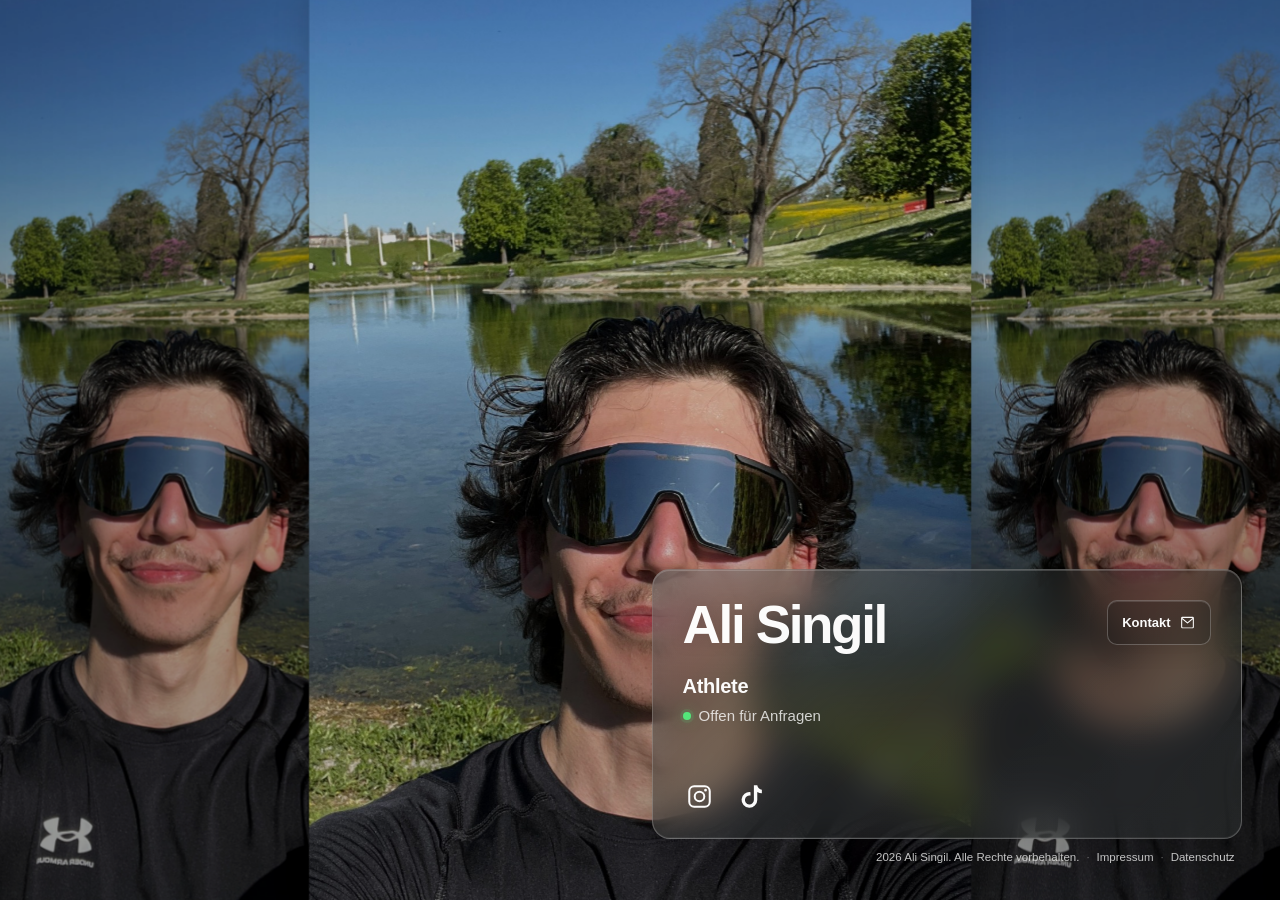
<file: index.html>
<!doctype html>
<html lang="de">
<head>
  <meta charset="utf-8">
  <meta name="viewport" content="width=device-width, initial-scale=1, viewport-fit=cover">
  <meta name="theme-color" content="#0d0d0d">
  <meta name="description" content="Ali Singil — Athlete & Content Creator aus Stuttgart.">
  <title>Ali Singil</title>
  <link rel="stylesheet" href="styles.css">
</head>
<body>
  <a class="skip-link" href="#main-content">Zum Inhalt springen</a>

  <main id="main-content" class="landing" aria-label="Ali Singil Landingpage">
    <div class="slideshow" aria-hidden="true">
      <div class="scene scene-a is-visible">
        <div class="side-panel side-panel-left"></div>
        <div class="center-frame"></div>
        <div class="side-panel side-panel-right"></div>
      </div>
      <div class="scene scene-b">
        <div class="side-panel side-panel-left"></div>
        <div class="center-frame"></div>
        <div class="side-panel side-panel-right"></div>
      </div>
      <div class="shade"></div>
    </div>

    <section class="profile-shell" aria-labelledby="site-title">
      <div class="glass-card">
        <div class="card-topline">
          <h1 id="site-title">Ali Singil</h1>
          <a
            class="contact-button"
            href="mailto:contact@alisingil.de"
            aria-label="E-Mail an Ali Singil an contact@alisingil.de"
            title="E-Mail an contact@alisingil.de"
          >
            <span>Kontakt</span>
            <svg viewBox="0 0 24 24" aria-hidden="true"><path d="M3 5.75A1.75 1.75 0 0 1 4.75 4h14.5A1.75 1.75 0 0 1 21 5.75v12.5A1.75 1.75 0 0 1 19.25 20H4.75A1.75 1.75 0 0 1 3 18.25V5.75Zm1.7-.25 7.3 6.08 7.3-6.08H4.7Zm14.8 1.96-6.86 5.72a1 1 0 0 1-1.28 0L4.5 7.46v10.79c0 .41.34.75.75.75h13.5c.41 0 .75-.34.75-.75V7.46Z"/></svg>
          </a>
        </div>

        <div class="identity">
          <p class="role">Athlete</p>
          <p class="availability"><span class="status-dot" aria-hidden="true"></span>Offen für Anfragen</p>
        </div>

        <nav class="socials" aria-label="Social Media">
          <a href="https://www.instagram.com/yoiamali/" target="_blank" rel="noopener noreferrer" aria-label="Instagram-Profil von Ali Singil öffnen" title="Instagram">
            <svg viewBox="0 0 24 24" aria-hidden="true"><path d="M7.25 2h9.5A5.26 5.26 0 0 1 22 7.25v9.5A5.26 5.26 0 0 1 16.75 22h-9.5A5.26 5.26 0 0 1 2 16.75v-9.5A5.26 5.26 0 0 1 7.25 2Zm0 1.8A3.45 3.45 0 0 0 3.8 7.25v9.5a3.45 3.45 0 0 0 3.45 3.45h9.5a3.45 3.45 0 0 0 3.45-3.45v-9.5a3.45 3.45 0 0 0-3.45-3.45h-9.5Zm10.1 1.35a1.25 1.25 0 1 1 0 2.5 1.25 1.25 0 0 1 0-2.5ZM12 6.85A5.15 5.15 0 1 1 12 17.15 5.15 5.15 0 0 1 12 6.85Zm0 1.8A3.35 3.35 0 1 0 12 15.35 3.35 3.35 0 0 0 12 8.65Z"/></svg>
          </a>
          <a href="https://www.tiktok.com/@yoiamali" target="_blank" rel="noopener noreferrer" aria-label="TikTok-Profil von Ali Singil öffnen" title="TikTok">
            <svg viewBox="0 0 24 24" aria-hidden="true"><path d="M14.1 2h3.03a5.2 5.2 0 0 0 4.08 4.07V9.1a8.17 8.17 0 0 1-4.08-1.1v7.03a6.98 6.98 0 1 1-6.01-6.91v3.08a3.98 3.98 0 1 0 3 3.86V2Z"/></svg>
          </a>
        </nav>
      </div>

      <footer class="site-footer">
        <span>2026 Ali Singil. Alle Rechte vorbehalten.</span>
        <span class="footer-sep" aria-hidden="true">·</span>
        <a href="impressum.html">Impressum</a>
        <span class="footer-sep" aria-hidden="true">·</span>
        <a href="datenschutz.html">Datenschutz</a>
      </footer>
    </section>
  </main>

  <script src="script.js"></script>
</body>
</html>
</file>
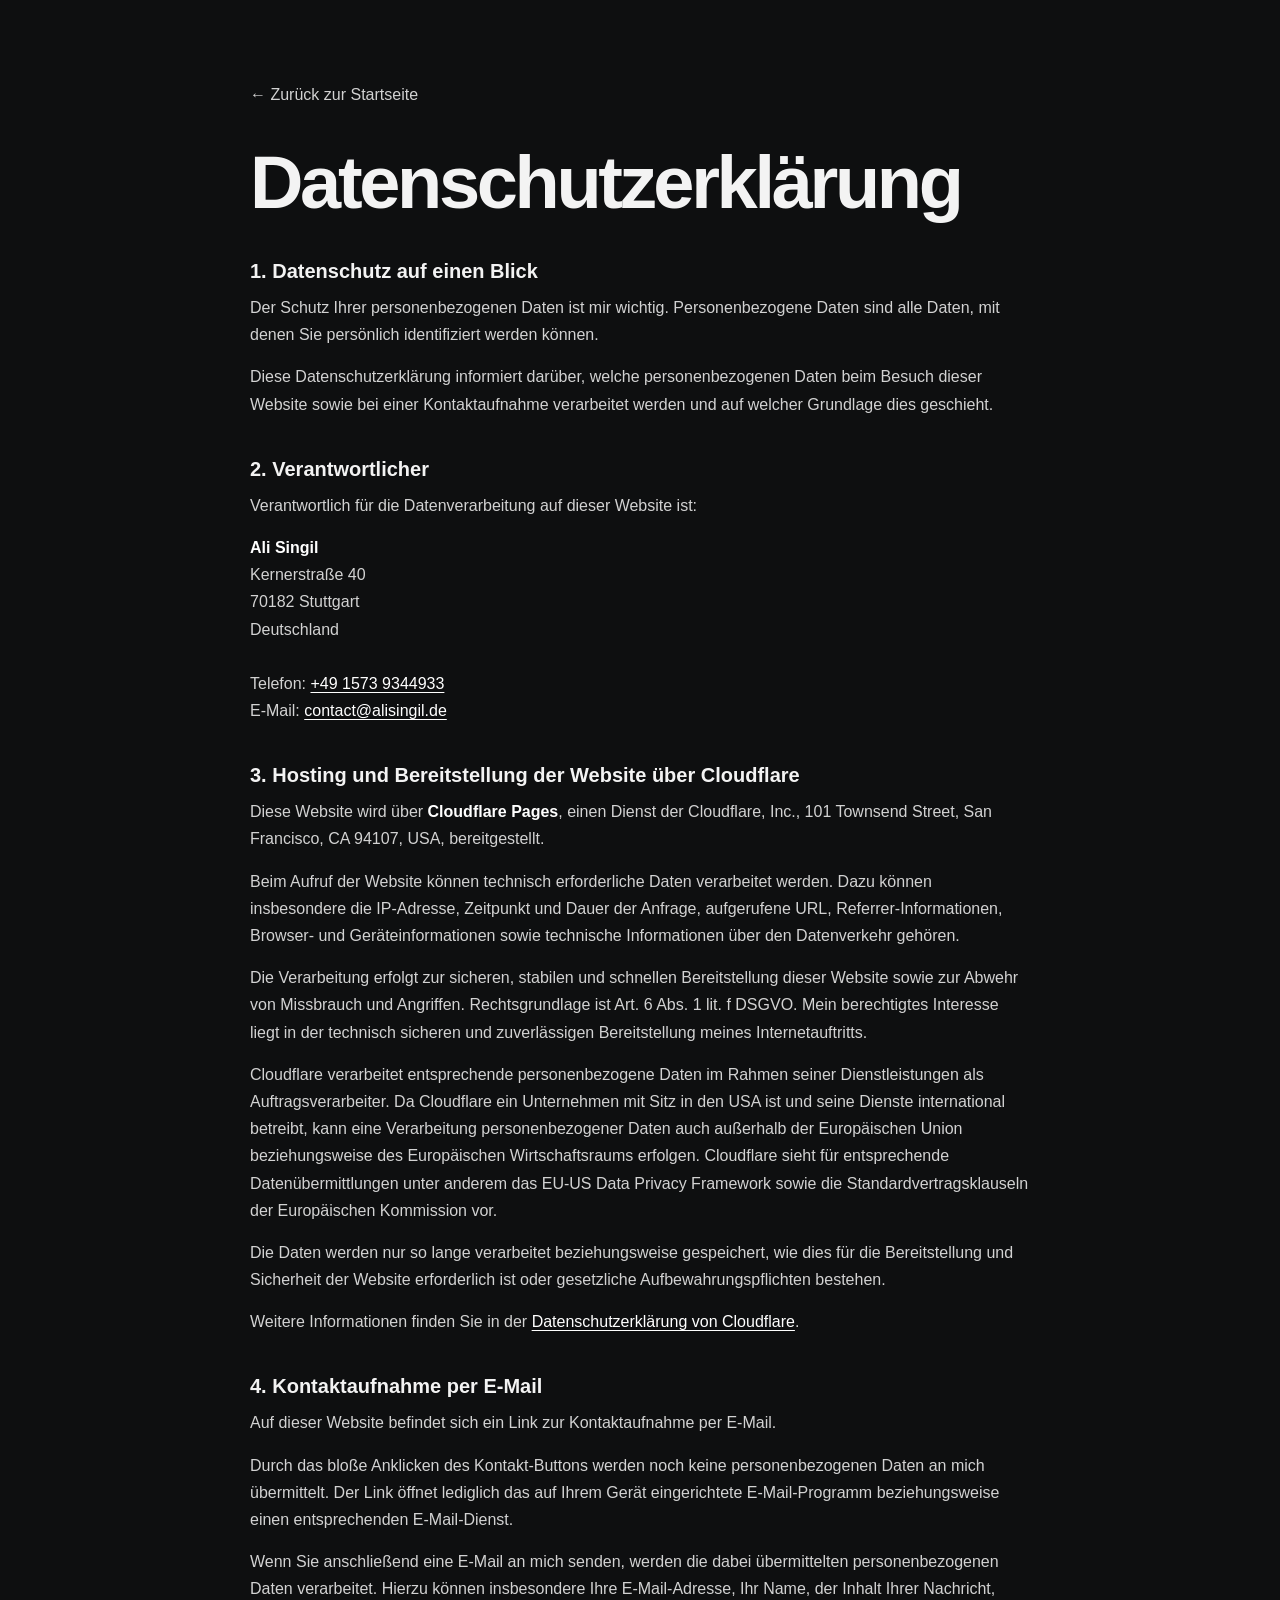
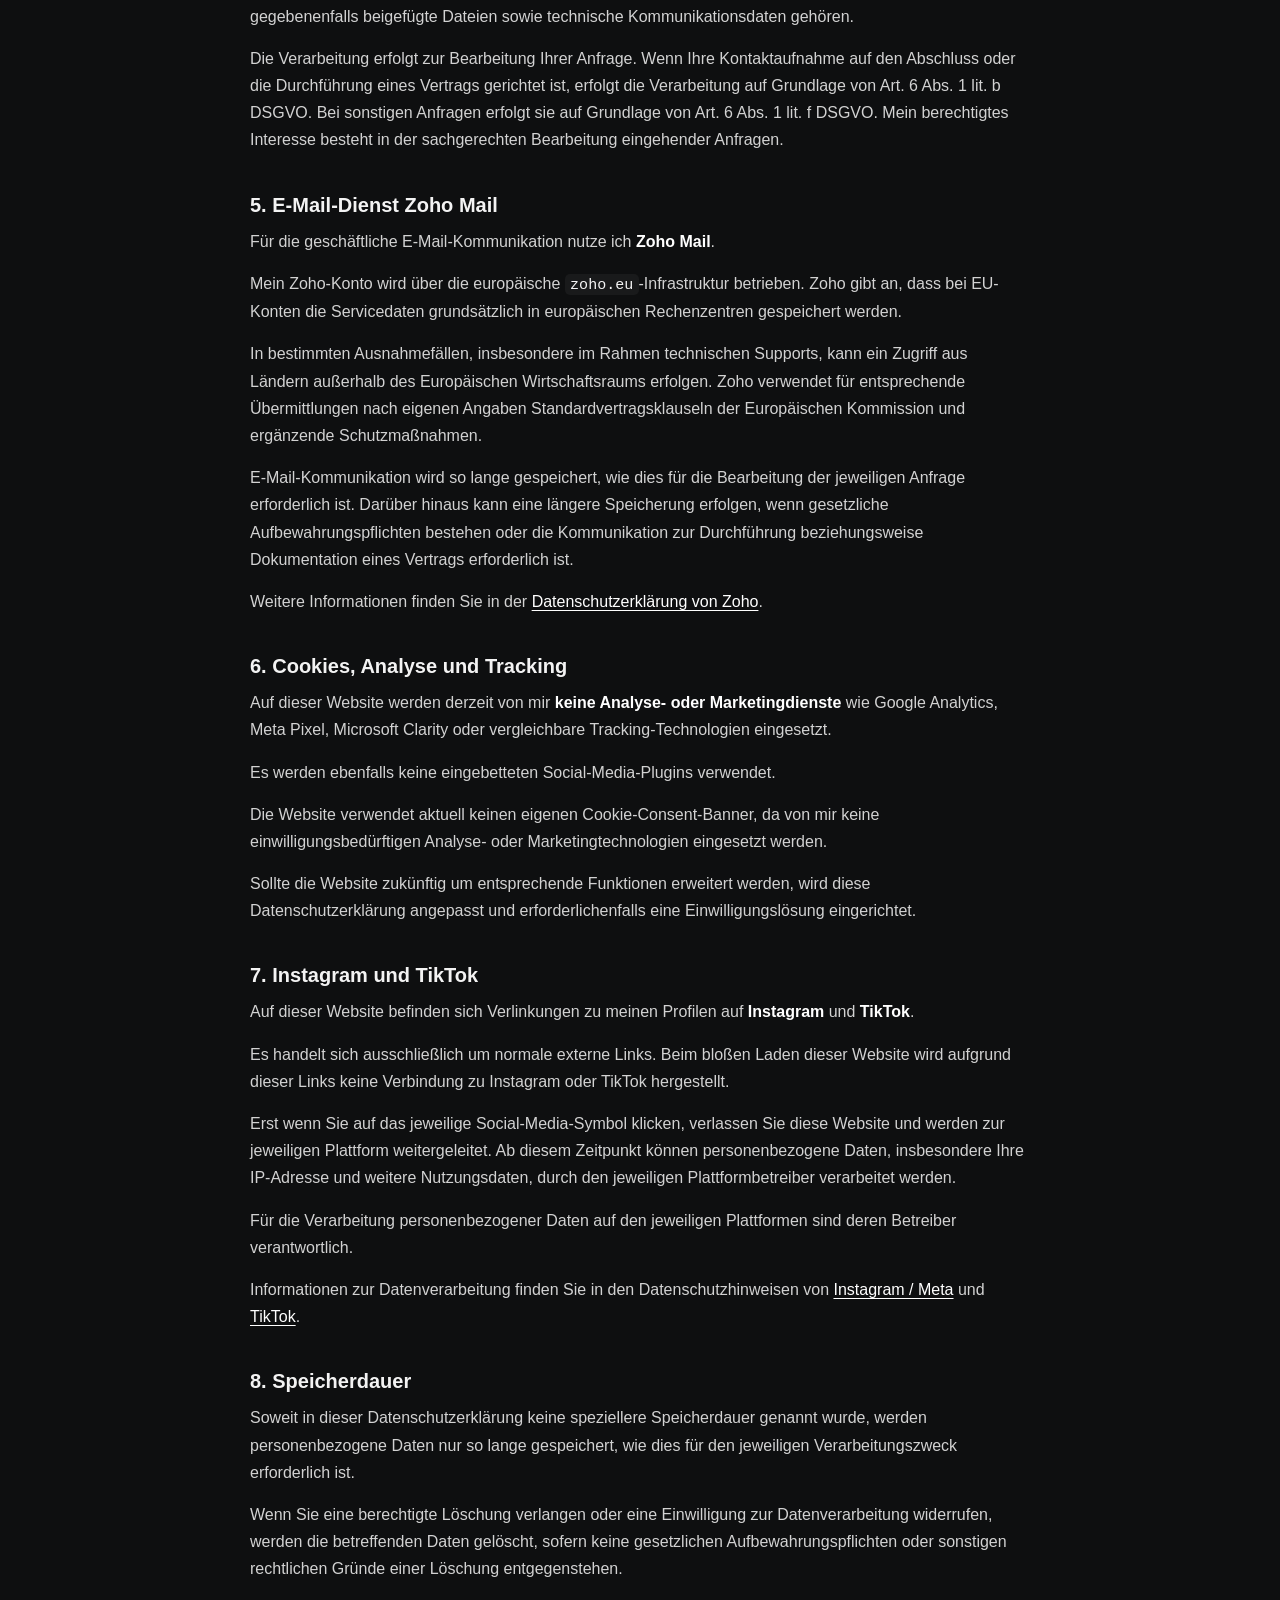
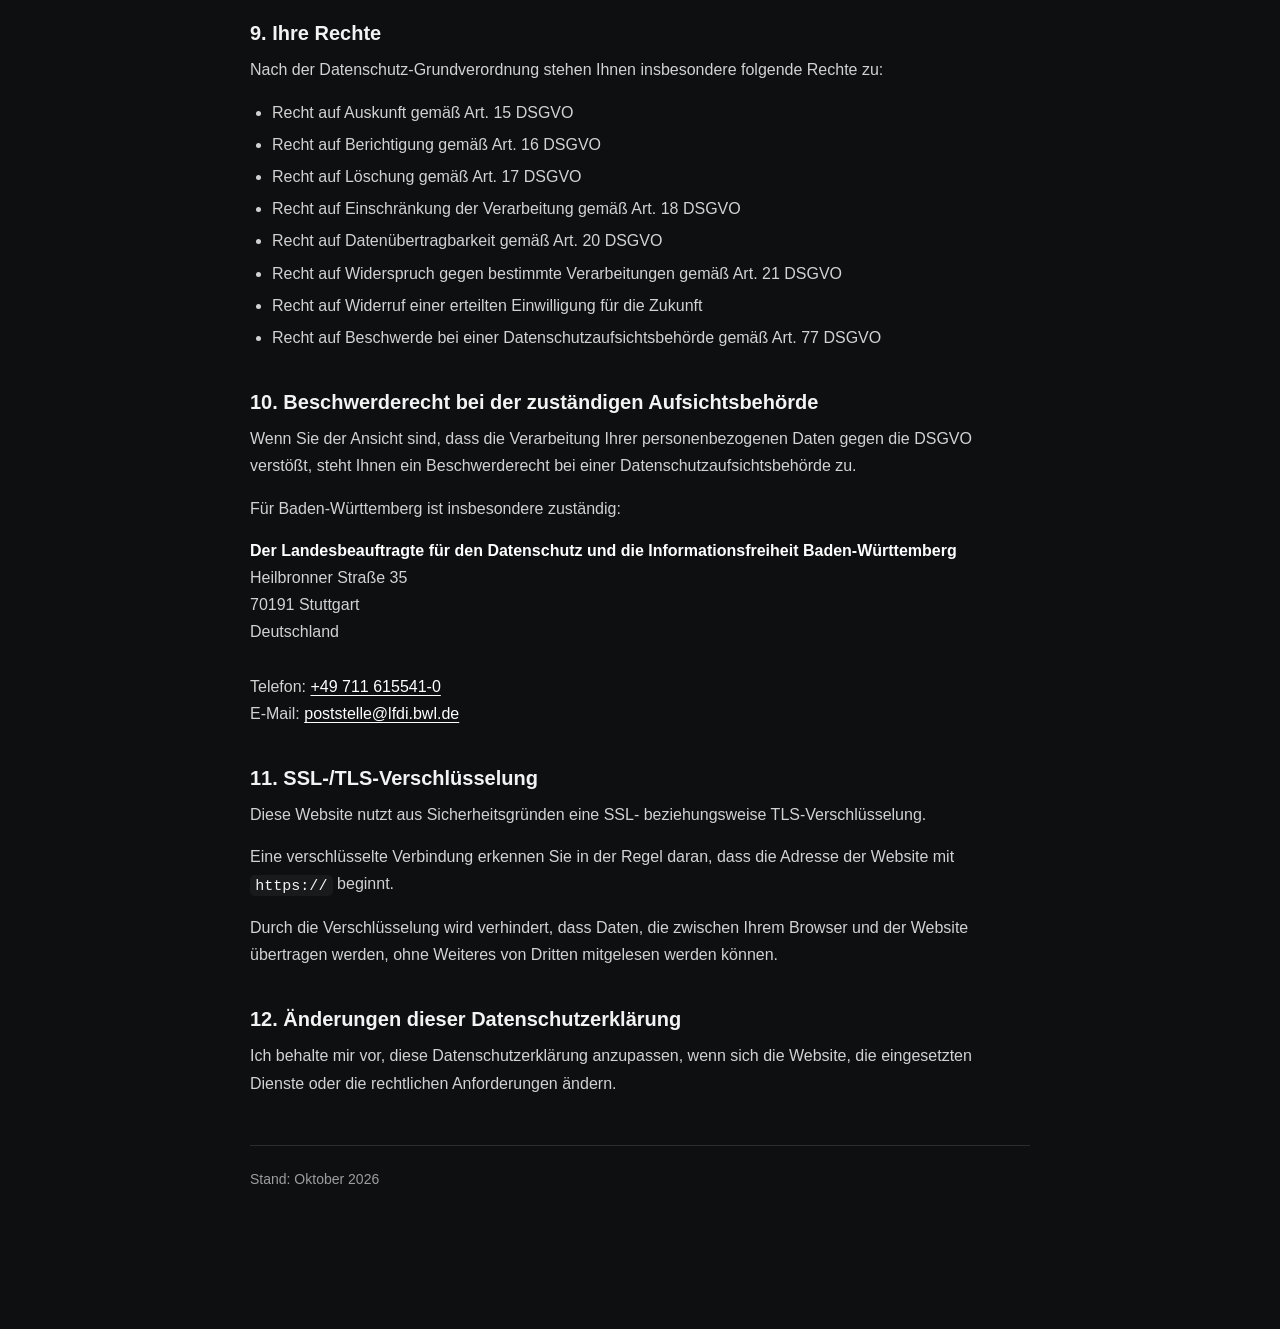
<file: datenschutz.html>
<!doctype html>
<html lang="de">
<head>
  <meta charset="utf-8">
  <meta name="viewport" content="width=device-width, initial-scale=1">
  <meta name="description" content="Datenschutzerklärung von Ali Singil.">
  <meta name="robots" content="index,follow">
  <title>Datenschutz — Ali Singil</title>
  <link rel="stylesheet" href="legal.css">
</head>
<body>
  <main class="legal-wrap">
    <a class="back" href="index.html" aria-label="Zurück zur Startseite">← Zurück zur Startseite</a>
    <h1>Datenschutzerklärung</h1>

    <section aria-labelledby="ueberblick">
      <h2 id="ueberblick">1. Datenschutz auf einen Blick</h2>
      <p>Der Schutz Ihrer personenbezogenen Daten ist mir wichtig. Personenbezogene Daten sind alle Daten, mit denen Sie persönlich identifiziert werden können.</p>
      <p>Diese Datenschutzerklärung informiert darüber, welche personenbezogenen Daten beim Besuch dieser Website sowie bei einer Kontaktaufnahme verarbeitet werden und auf welcher Grundlage dies geschieht.</p>
    </section>

    <section aria-labelledby="verantwortlicher">
      <h2 id="verantwortlicher">2. Verantwortlicher</h2>
      <p>Verantwortlich für die Datenverarbeitung auf dieser Website ist:</p>
      <address>
        <strong>Ali Singil</strong><br>
        Kernerstraße 40<br>
        70182 Stuttgart<br>
        Deutschland<br><br>
        Telefon: <a href="tel:+4915739344933">+49 1573 9344933</a><br>
        E-Mail: <a href="mailto:contact@alisingil.de">contact@alisingil.de</a>
      </address>
    </section>

    <section aria-labelledby="cloudflare">
      <h2 id="cloudflare">3. Hosting und Bereitstellung der Website über Cloudflare</h2>
      <p>Diese Website wird über <strong>Cloudflare Pages</strong>, einen Dienst der Cloudflare, Inc., 101 Townsend Street, San Francisco, CA 94107, USA, bereitgestellt.</p>
      <p>Beim Aufruf der Website können technisch erforderliche Daten verarbeitet werden. Dazu können insbesondere die IP-Adresse, Zeitpunkt und Dauer der Anfrage, aufgerufene URL, Referrer-Informationen, Browser- und Geräteinformationen sowie technische Informationen über den Datenverkehr gehören.</p>
      <p>Die Verarbeitung erfolgt zur sicheren, stabilen und schnellen Bereitstellung dieser Website sowie zur Abwehr von Missbrauch und Angriffen. Rechtsgrundlage ist Art. 6 Abs. 1 lit. f DSGVO. Mein berechtigtes Interesse liegt in der technisch sicheren und zuverlässigen Bereitstellung meines Internetauftritts.</p>
      <p>Cloudflare verarbeitet entsprechende personenbezogene Daten im Rahmen seiner Dienstleistungen als Auftragsverarbeiter. Da Cloudflare ein Unternehmen mit Sitz in den USA ist und seine Dienste international betreibt, kann eine Verarbeitung personenbezogener Daten auch außerhalb der Europäischen Union beziehungsweise des Europäischen Wirtschaftsraums erfolgen. Cloudflare sieht für entsprechende Datenübermittlungen unter anderem das EU-US Data Privacy Framework sowie die Standardvertragsklauseln der Europäischen Kommission vor.</p>
      <p>Die Daten werden nur so lange verarbeitet beziehungsweise gespeichert, wie dies für die Bereitstellung und Sicherheit der Website erforderlich ist oder gesetzliche Aufbewahrungspflichten bestehen.</p>
      <p>Weitere Informationen finden Sie in der <a href="https://www.cloudflare.com/privacypolicy/" target="_blank" rel="noopener noreferrer">Datenschutzerklärung von Cloudflare</a>.</p>
    </section>

    <section aria-labelledby="email-kontakt">
      <h2 id="email-kontakt">4. Kontaktaufnahme per E-Mail</h2>
      <p>Auf dieser Website befindet sich ein Link zur Kontaktaufnahme per E-Mail.</p>
      <p>Durch das bloße Anklicken des Kontakt-Buttons werden noch keine personenbezogenen Daten an mich übermittelt. Der Link öffnet lediglich das auf Ihrem Gerät eingerichtete E-Mail-Programm beziehungsweise einen entsprechenden E-Mail-Dienst.</p>
      <p>Wenn Sie anschließend eine E-Mail an mich senden, werden die dabei übermittelten personenbezogenen Daten verarbeitet. Hierzu können insbesondere Ihre E-Mail-Adresse, Ihr Name, der Inhalt Ihrer Nachricht, gegebenenfalls beigefügte Dateien sowie technische Kommunikationsdaten gehören.</p>
      <p>Die Verarbeitung erfolgt zur Bearbeitung Ihrer Anfrage. Wenn Ihre Kontaktaufnahme auf den Abschluss oder die Durchführung eines Vertrags gerichtet ist, erfolgt die Verarbeitung auf Grundlage von Art. 6 Abs. 1 lit. b DSGVO. Bei sonstigen Anfragen erfolgt sie auf Grundlage von Art. 6 Abs. 1 lit. f DSGVO. Mein berechtigtes Interesse besteht in der sachgerechten Bearbeitung eingehender Anfragen.</p>
    </section>

    <section aria-labelledby="zoho">
      <h2 id="zoho">5. E-Mail-Dienst Zoho Mail</h2>
      <p>Für die geschäftliche E-Mail-Kommunikation nutze ich <strong>Zoho Mail</strong>.</p>
      <p>Mein Zoho-Konto wird über die europäische <code>zoho.eu</code>-Infrastruktur betrieben. Zoho gibt an, dass bei EU-Konten die Servicedaten grundsätzlich in europäischen Rechenzentren gespeichert werden.</p>
      <p>In bestimmten Ausnahmefällen, insbesondere im Rahmen technischen Supports, kann ein Zugriff aus Ländern außerhalb des Europäischen Wirtschaftsraums erfolgen. Zoho verwendet für entsprechende Übermittlungen nach eigenen Angaben Standardvertragsklauseln der Europäischen Kommission und ergänzende Schutzmaßnahmen.</p>
      <p>E-Mail-Kommunikation wird so lange gespeichert, wie dies für die Bearbeitung der jeweiligen Anfrage erforderlich ist. Darüber hinaus kann eine längere Speicherung erfolgen, wenn gesetzliche Aufbewahrungspflichten bestehen oder die Kommunikation zur Durchführung beziehungsweise Dokumentation eines Vertrags erforderlich ist.</p>
      <p>Weitere Informationen finden Sie in der <a href="https://www.zoho.com/privacy.html" target="_blank" rel="noopener noreferrer">Datenschutzerklärung von Zoho</a>.</p>
    </section>

    <section aria-labelledby="tracking">
      <h2 id="tracking">6. Cookies, Analyse und Tracking</h2>
      <p>Auf dieser Website werden derzeit von mir <strong>keine Analyse- oder Marketingdienste</strong> wie Google Analytics, Meta Pixel, Microsoft Clarity oder vergleichbare Tracking-Technologien eingesetzt.</p>
      <p>Es werden ebenfalls keine eingebetteten Social-Media-Plugins verwendet.</p>
      <p>Die Website verwendet aktuell keinen eigenen Cookie-Consent-Banner, da von mir keine einwilligungsbedürftigen Analyse- oder Marketingtechnologien eingesetzt werden.</p>
      <p>Sollte die Website zukünftig um entsprechende Funktionen erweitert werden, wird diese Datenschutzerklärung angepasst und erforderlichenfalls eine Einwilligungslösung eingerichtet.</p>
    </section>

    <section aria-labelledby="social-links">
      <h2 id="social-links">7. Instagram und TikTok</h2>
      <p>Auf dieser Website befinden sich Verlinkungen zu meinen Profilen auf <strong>Instagram</strong> und <strong>TikTok</strong>.</p>
      <p>Es handelt sich ausschließlich um normale externe Links. Beim bloßen Laden dieser Website wird aufgrund dieser Links keine Verbindung zu Instagram oder TikTok hergestellt.</p>
      <p>Erst wenn Sie auf das jeweilige Social-Media-Symbol klicken, verlassen Sie diese Website und werden zur jeweiligen Plattform weitergeleitet. Ab diesem Zeitpunkt können personenbezogene Daten, insbesondere Ihre IP-Adresse und weitere Nutzungsdaten, durch den jeweiligen Plattformbetreiber verarbeitet werden.</p>
      <p>Für die Verarbeitung personenbezogener Daten auf den jeweiligen Plattformen sind deren Betreiber verantwortlich.</p>
      <p>Informationen zur Datenverarbeitung finden Sie in den Datenschutzhinweisen von <a href="https://privacycenter.instagram.com/policy/" target="_blank" rel="noopener noreferrer">Instagram / Meta</a> und <a href="https://www.tiktok.com/legal/page/eea/privacy-policy/de" target="_blank" rel="noopener noreferrer">TikTok</a>.</p>
    </section>

    <section aria-labelledby="speicherdauer">
      <h2 id="speicherdauer">8. Speicherdauer</h2>
      <p>Soweit in dieser Datenschutzerklärung keine speziellere Speicherdauer genannt wurde, werden personenbezogene Daten nur so lange gespeichert, wie dies für den jeweiligen Verarbeitungszweck erforderlich ist.</p>
      <p>Wenn Sie eine berechtigte Löschung verlangen oder eine Einwilligung zur Datenverarbeitung widerrufen, werden die betreffenden Daten gelöscht, sofern keine gesetzlichen Aufbewahrungspflichten oder sonstigen rechtlichen Gründe einer Löschung entgegenstehen.</p>
    </section>

    <section aria-labelledby="rechte">
      <h2 id="rechte">9. Ihre Rechte</h2>
      <p>Nach der Datenschutz-Grundverordnung stehen Ihnen insbesondere folgende Rechte zu:</p>
      <ul>
        <li>Recht auf Auskunft gemäß Art. 15 DSGVO</li>
        <li>Recht auf Berichtigung gemäß Art. 16 DSGVO</li>
        <li>Recht auf Löschung gemäß Art. 17 DSGVO</li>
        <li>Recht auf Einschränkung der Verarbeitung gemäß Art. 18 DSGVO</li>
        <li>Recht auf Datenübertragbarkeit gemäß Art. 20 DSGVO</li>
        <li>Recht auf Widerspruch gegen bestimmte Verarbeitungen gemäß Art. 21 DSGVO</li>
        <li>Recht auf Widerruf einer erteilten Einwilligung für die Zukunft</li>
        <li>Recht auf Beschwerde bei einer Datenschutzaufsichtsbehörde gemäß Art. 77 DSGVO</li>
      </ul>
    </section>

    <section aria-labelledby="aufsicht">
      <h2 id="aufsicht">10. Beschwerderecht bei der zuständigen Aufsichtsbehörde</h2>
      <p>Wenn Sie der Ansicht sind, dass die Verarbeitung Ihrer personenbezogenen Daten gegen die DSGVO verstößt, steht Ihnen ein Beschwerderecht bei einer Datenschutzaufsichtsbehörde zu.</p>
      <p>Für Baden-Württemberg ist insbesondere zuständig:</p>
      <address>
        <strong>Der Landesbeauftragte für den Datenschutz und die Informationsfreiheit Baden-Württemberg</strong><br>
        Heilbronner Straße 35<br>
        70191 Stuttgart<br>
        Deutschland<br><br>
        Telefon: <a href="tel:+497116155410">+49 711 615541-0</a><br>
        E-Mail: <a href="mailto:poststelle@lfdi.bwl.de">poststelle@lfdi.bwl.de</a>
      </address>
    </section>

    <section aria-labelledby="tls">
      <h2 id="tls">11. SSL-/TLS-Verschlüsselung</h2>
      <p>Diese Website nutzt aus Sicherheitsgründen eine SSL- beziehungsweise TLS-Verschlüsselung.</p>
      <p>Eine verschlüsselte Verbindung erkennen Sie in der Regel daran, dass die Adresse der Website mit <code>https://</code> beginnt.</p>
      <p>Durch die Verschlüsselung wird verhindert, dass Daten, die zwischen Ihrem Browser und der Website übertragen werden, ohne Weiteres von Dritten mitgelesen werden können.</p>
    </section>

    <section aria-labelledby="aenderungen">
      <h2 id="aenderungen">12. Änderungen dieser Datenschutzerklärung</h2>
      <p>Ich behalte mir vor, diese Datenschutzerklärung anzupassen, wenn sich die Website, die eingesetzten Dienste oder die rechtlichen Anforderungen ändern.</p>
    </section>

    <p class="stand">Stand: Oktober 2026</p>
  </main>
</body>
</html>
</file>
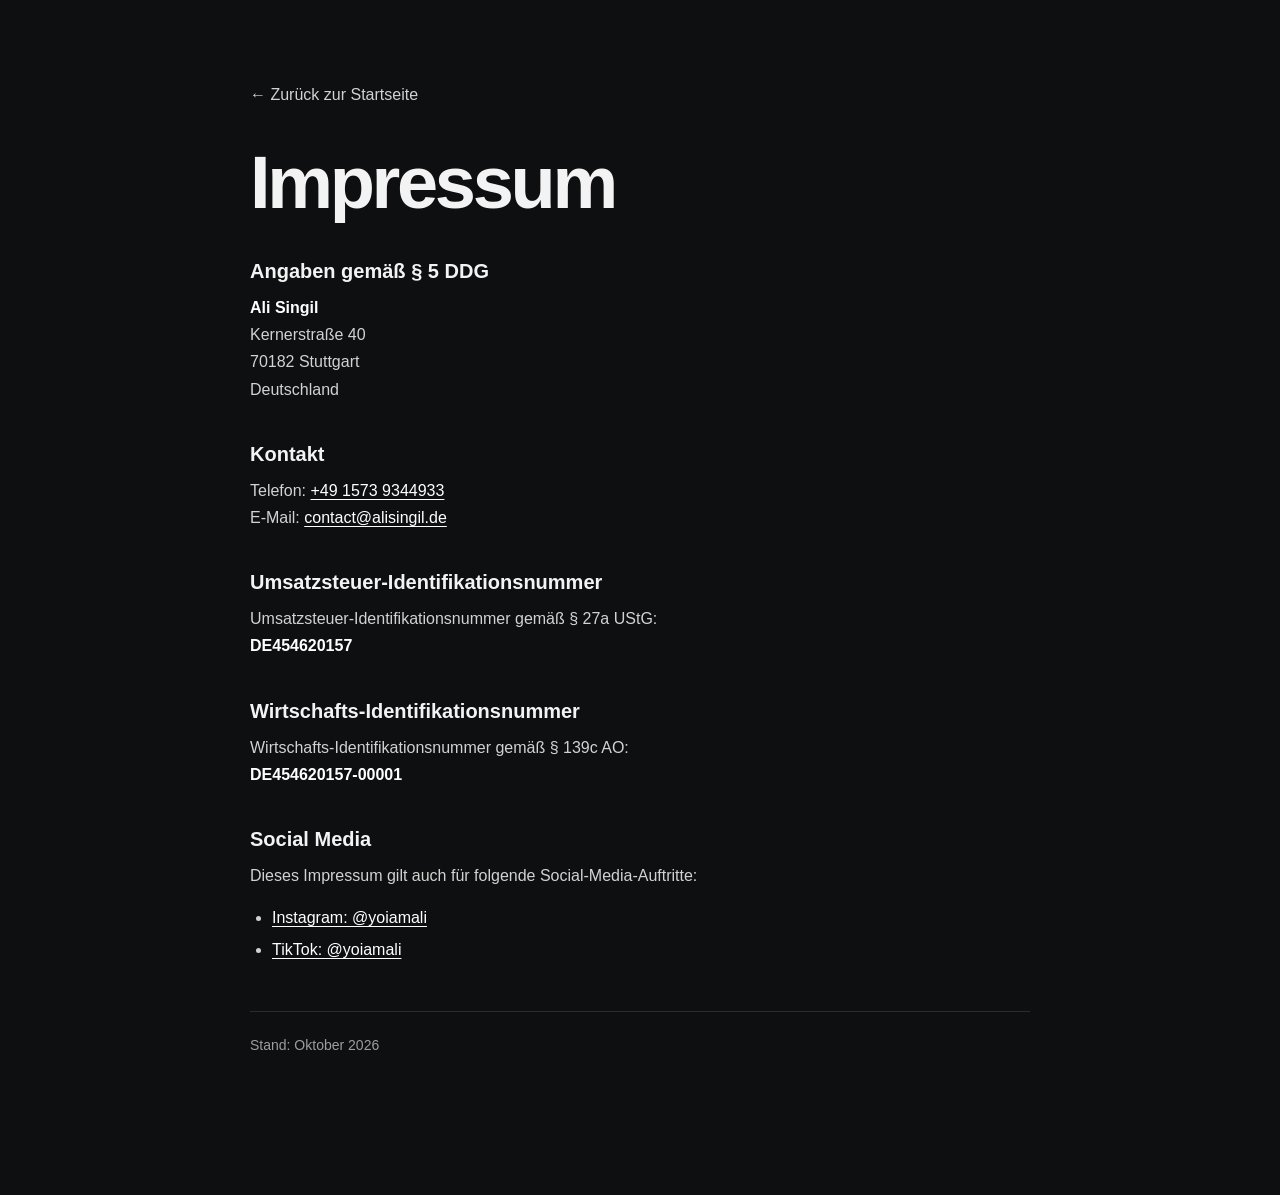
<file: impressum.html>
<!doctype html>
<html lang="de">
<head>
  <meta charset="utf-8">
  <meta name="viewport" content="width=device-width, initial-scale=1">
  <meta name="description" content="Impressum von Ali Singil.">
  <meta name="robots" content="index,follow">
  <title>Impressum — Ali Singil</title>
  <link rel="stylesheet" href="legal.css">
</head>
<body>
  <main class="legal-wrap">
    <a class="back" href="index.html" aria-label="Zurück zur Startseite">← Zurück zur Startseite</a>
    <h1>Impressum</h1>

    <section aria-labelledby="anbieter">
      <h2 id="anbieter">Angaben gemäß § 5 DDG</h2>
      <address>
        <strong>Ali Singil</strong><br>
        Kernerstraße 40<br>
        70182 Stuttgart<br>
        Deutschland
      </address>
    </section>

    <section aria-labelledby="kontakt">
      <h2 id="kontakt">Kontakt</h2>
      <p>
        Telefon: <a href="tel:+4915739344933">+49 1573 9344933</a><br>
        E-Mail: <a href="mailto:contact@alisingil.de">contact@alisingil.de</a>
      </p>
    </section>

    <section aria-labelledby="ustid">
      <h2 id="ustid">Umsatzsteuer-Identifikationsnummer</h2>
      <p>
        Umsatzsteuer-Identifikationsnummer gemäß § 27a UStG:<br>
        <strong>DE454620157</strong>
      </p>
    </section>

    <section aria-labelledby="widnr">
      <h2 id="widnr">Wirtschafts-Identifikationsnummer</h2>
      <p>
        Wirtschafts-Identifikationsnummer gemäß § 139c AO:<br>
        <strong>DE454620157-00001</strong>
      </p>
    </section>

    <section aria-labelledby="social-media">
      <h2 id="social-media">Social Media</h2>
      <p>Dieses Impressum gilt auch für folgende Social-Media-Auftritte:</p>
      <ul>
        <li><a href="https://www.instagram.com/yoiamali/" target="_blank" rel="noopener noreferrer">Instagram: @yoiamali</a></li>
        <li><a href="https://www.tiktok.com/@yoiamali" target="_blank" rel="noopener noreferrer">TikTok: @yoiamali</a></li>
      </ul>
    </section>

    <p class="stand">Stand: Oktober 2026</p>
  </main>
</body>
</html>
</file>
<file: styles.css>
:root {
  --page-pad: clamp(18px, 3vw, 54px);
  --card-width: min(590px, calc(100vw - (var(--page-pad) * 2)));
  --glass-bg: rgba(24, 27, 28, 0.52);
  --glass-line: rgba(255, 255, 255, 0.23);
  --text: rgba(255, 255, 255, 0.98);
  --muted: rgba(255, 255, 255, 0.78);
  --center-width: min(51vw, 760px);
}

* { box-sizing: border-box; }

html, body { margin: 0; width: 100%; min-height: 100%; background: #0b0b0b; }

body {
  color: var(--text);
  font-family: -apple-system, BlinkMacSystemFont, "SF Pro Display", "SF Pro Text", "Avenir Next", "Helvetica Neue", Arial, sans-serif;
  overflow: hidden;
}

a { color: inherit; }

.skip-link {
  position: fixed;
  left: 16px;
  top: 16px;
  z-index: 100;
  padding: 10px 14px;
  border-radius: 10px;
  background: #fff;
  color: #111;
  text-decoration: none;
  transform: translateY(-180%);
  transition: transform .18s ease;
}
.skip-link:focus { transform: translateY(0); }

a:focus-visible {
  outline: 3px solid rgba(255,255,255,.96);
  outline-offset: 4px;
}

.landing {
  position: relative;
  width: 100vw;
  height: 100svh;
  min-height: 620px;
  overflow: hidden;
  isolation: isolate;
  background: #111;
}

.slideshow, .scene, .shade {
  position: absolute;
  inset: 0;
}

.side-panel, .center-frame {
  position: absolute;
  top: 0;
  bottom: 0;
}

.slideshow { z-index: 0; background: #111; }

.scene {
  opacity: 0;
  transition: opacity 1.6s cubic-bezier(.22,.61,.36,1);
  will-change: opacity;
}
.scene.is-visible { opacity: 1; }

.side-panel,
.center-frame {
  background-image: var(--image);
  background-repeat: no-repeat;
  background-position: var(--position, center center);
  will-change: transform, opacity;
}

.side-panel {
  width: calc((100% - var(--center-width)) / 2);
  overflow: hidden;
  background-size: auto 100%;
  filter: saturate(.98) brightness(.88);
}

.side-panel-left {
  left: 0;
  background-position: var(--position, center center);
}

.side-panel-right {
  right: 0;
  background-position: var(--position, center center);
}

.center-frame {
  left: 50%;
  width: var(--center-width);
  height: 100%;
  transform: translateX(-50%) scale(1.002);
  background-size: cover;
  box-shadow:
    -10px 0 28px rgba(0,0,0,.10),
    10px 0 28px rgba(0,0,0,.10);
  z-index: 1;
}

/* Alle drei Bildflächen bewegen sich als eine Szene. So bleiben Mitte, links und rechts exakt synchron. */
.scene {
  transform-origin: 50% 50%;
}
.scene.animate-in {
  animation: sceneBreath 10s cubic-bezier(.22,.61,.36,1) both;
}

@keyframes sceneBreath {
  0% { transform: scale(1.001); }
  50% { transform: scale(1.007); }
  100% { transform: scale(1.012); }
}

.shade {
  pointer-events: none;
  background:
    linear-gradient(180deg, rgba(0,0,0,.06), rgba(0,0,0,.025) 42%, rgba(0,0,0,.13)),
    linear-gradient(90deg, rgba(0,0,0,.11), transparent 26%, transparent 74%, rgba(0,0,0,.11));
  z-index: 2;
}

.profile-shell {
  position: absolute;
  right: var(--page-pad);
  bottom: clamp(18px, 2.7vw, 38px);
  z-index: 5;
  width: var(--card-width);
  animation: shellIn 900ms cubic-bezier(.16,1,.3,1) both;
}

@keyframes shellIn {
  from { opacity: 0; transform: translateY(16px) scale(.985); }
  to { opacity: 1; transform: translateY(0) scale(1); }
}

.glass-card {
  position: relative;
  width: 100%;
  min-height: 270px;
  padding: 29px 30px 25px;
  border: 1px solid var(--glass-line);
  border-radius: 18px;
  overflow: hidden;
  background:
    linear-gradient(135deg, rgba(255,255,255,.15), rgba(255,255,255,.035) 48%, rgba(255,255,255,.055)),
    var(--glass-bg);
  box-shadow:
    0 24px 60px rgba(0,0,0,.24),
    inset 0 1px 0 rgba(255,255,255,.17),
    inset 0 -1px 0 rgba(255,255,255,.06);
  -webkit-backdrop-filter: blur(18px) saturate(145%);
  backdrop-filter: blur(18px) saturate(145%);
  animation: glassFloat 7s ease-in-out 1s infinite alternate;
}

.glass-card::before {
  content: "";
  position: absolute;
  inset: 0;
  pointer-events: none;
  background: radial-gradient(85% 70% at 12% 0%, rgba(255,255,255,.18), transparent 58%);
  opacity: .65;
}

@keyframes glassFloat {
  from { transform: translateY(0); }
  to { transform: translateY(-3px); }
}

.card-topline {
  position: relative;
  z-index: 1;
  display: flex;
  align-items: flex-start;
  justify-content: space-between;
  gap: 20px;
}

h1 {
  margin: 0;
  font-family: ui-rounded, "SF Pro Rounded", "Avenir Next", -apple-system, BlinkMacSystemFont, sans-serif;
  font-size: clamp(37px, 4.15vw, 59px);
  line-height: .96;
  letter-spacing: -0.045em;
  font-weight: 650;
  text-shadow: 0 1px 18px rgba(0,0,0,.14);
}

.contact-button {
  flex: 0 0 auto;
  display: inline-flex;
  align-items: center;
  gap: 8px;
  min-height: 45px;
  padding: 0 14px;
  margin-top: 1px;
  border: 1px solid rgba(255,255,255,.24);
  border-radius: 10px;
  background: rgba(18,20,20,.28);
  box-shadow: inset 0 1px 0 rgba(255,255,255,.13), 0 7px 20px rgba(0,0,0,.10);
  text-decoration: none;
  font-size: 13px;
  font-weight: 560;
  transition: transform .2s ease, background .2s ease, border-color .2s ease;
}
.contact-button svg { width: 17px; height: 17px; fill: currentColor; }
.contact-button:hover { transform: translateY(-1px); background: rgba(255,255,255,.16); border-color: rgba(255,255,255,.40); background: rgba(255,255,255,.13); }

.identity {
  position: relative;
  z-index: 1;
  margin-top: 24px;
}

.role {
  margin: 0;
  font-size: 20px;
  line-height: 1.2;
  font-weight: 580;
  letter-spacing: -.015em;
}

.availability {
  display: flex;
  align-items: center;
  gap: 8px;
  margin: 8px 0 0;
  color: var(--muted);
  font-size: 15px;
  line-height: 1.3;
}

.status-dot {
  width: 8px;
  height: 8px;
  border-radius: 50%;
  background: #54e77a;
  box-shadow: 0 0 0 3px rgba(84,231,122,.12), 0 0 14px rgba(84,231,122,.42);
}

.socials {
  position: absolute;
  z-index: 1;
  left: 30px;
  bottom: 24px;
  display: flex;
  align-items: center;
  gap: 18px;
}

.socials a {
  width: 34px;
  height: 34px;
  display: grid;
  place-items: center;
  border-radius: 9px;
  text-decoration: none;
  transition: transform .2s ease, background .2s ease;
}
.socials a:hover { transform: translateY(-2px); background: rgba(255,255,255,.08); }
.socials svg { width: 27px; height: 27px; fill: currentColor; }

.site-footer {
  display: flex;
  justify-content: flex-end;
  align-items: center;
  flex-wrap: wrap;
  gap: 7px;
  padding: 10px 7px 0;
  color: rgba(255,255,255,.88);
  font-size: 11.5px;
  line-height: 1.45;
  text-shadow: 0 1px 10px rgba(0,0,0,.36);
}
.site-footer a { text-decoration: none; }
.site-footer a:hover { text-decoration: underline; }
.footer-sep { color: rgba(255,255,255,.43); }

@media (max-width: 900px) {
  :root { --page-pad: 16px; }
  :root { --center-width: min(63vw, 720px); }
  .profile-shell { bottom: 18px; }
  .glass-card { min-height: 250px; }
}

@media (max-width: 680px) {
  body { overflow: hidden; }
  .landing { min-height: 560px; }

  .side-panel { display: none; }
  .center-frame {
    left: 0;
    width: 100%;
    transform: none;
    background-size: cover;
    background-position: var(--mobile-position, var(--position, center center));
    box-shadow: none;
  }

  .shade {
    background: linear-gradient(180deg, rgba(0,0,0,.02), rgba(0,0,0,.01) 46%, rgba(0,0,0,.35));
  }

  .profile-shell {
    right: 12px;
    left: 12px;
    bottom: max(12px, env(safe-area-inset-bottom));
    width: auto;
  }

  .glass-card {
    min-height: 216px;
    padding: 22px 21px 20px;
    border-radius: 16px;
    -webkit-backdrop-filter: blur(16px) saturate(140%);
    backdrop-filter: blur(16px) saturate(140%);
  }

  h1 { font-size: clamp(34px, 11vw, 47px); }
  .contact-button { min-height: 40px; padding: 0 12px; font-size: 12px; }
  .contact-button svg { width: 15px; height: 15px; }
  .identity { margin-top: 18px; }
  .role { font-size: 18px; }
  .availability { margin-top: 7px; font-size: 14px; }
  .socials { left: 21px; bottom: 18px; gap: 16px; }
  .socials a { width: 31px; height: 31px; }
  .socials svg { width: 25px; height: 25px; }
  .site-footer { justify-content: center; padding-top: 9px; font-size: 10.5px; gap: 5px; }
}

@media (max-width: 430px) {
  .glass-card { min-height: 208px; padding: 20px 18px 18px; }
  .card-topline { gap: 12px; }
  .contact-button { padding: 0 11px; justify-content: center; }
  .socials { left: 18px; bottom: 16px; }
  .site-footer { max-width: 96%; margin-inline: auto; }
}

@media (prefers-reduced-motion: reduce) {
  *, *::before, *::after {
    animation-duration: .01ms !important;
    animation-iteration-count: 1 !important;
    transition-duration: .01ms !important;
    scroll-behavior: auto !important;
  }
  .scene { transform: none !important; }
}


/* V5: on phones show only the active main image. */
@media (max-width: 640px) {
  :root { --center-width: 100vw; }
  .side-panel { display: none; }
  .center-frame {
    left: 0;
    width: 100%;
    transform: none;
    background-position: var(--mobile-position, center center);
    background-size: cover;
    box-shadow: none;
  }
}
</file>
<file: legal.css>
*{box-sizing:border-box}
html,body{margin:0;min-height:100%;background:#0e0f10;color:#f3f3f3;font-family:-apple-system,BlinkMacSystemFont,"SF Pro Text","Helvetica Neue",Arial,sans-serif}
body{padding:32px}
.legal-wrap{max-width:780px;margin:0 auto;padding:6vh 0 10vh}
.back{display:inline-block;margin-bottom:42px;color:#d2d2d2;text-decoration:none}
.back:hover{text-decoration:underline}
.back:focus-visible,a:focus-visible{outline:3px solid #fff;outline-offset:4px;border-radius:3px}
h1{font-size:clamp(42px,7vw,74px);line-height:1;letter-spacing:-.045em;margin:0 0 28px}
h2{font-size:20px;line-height:1.3;margin:38px 0 10px}
p,address,li{color:#d2d2d2;line-height:1.7;font-style:normal}
p{margin:0 0 15px}
address{margin:0}
ul{margin:8px 0 16px;padding-left:22px}
li+li{margin-top:5px}
a{color:#fff;text-underline-offset:3px}
strong{color:#fff;font-weight:650}
code{padding:.1em .35em;border-radius:5px;background:#191a1b;color:#f3f3f3;font-family:ui-monospace,SFMono-Regular,Menlo,Monaco,Consolas,"Liberation Mono",monospace;font-size:.94em}
.stand{margin-top:48px;padding-top:22px;border-top:1px solid #2b2c2d;color:#9d9d9d;font-size:14px}
@media(max-width:600px){body{padding:20px}.legal-wrap{padding-top:3vh}.back{margin-bottom:30px}h2{margin-top:32px}}
</file>
